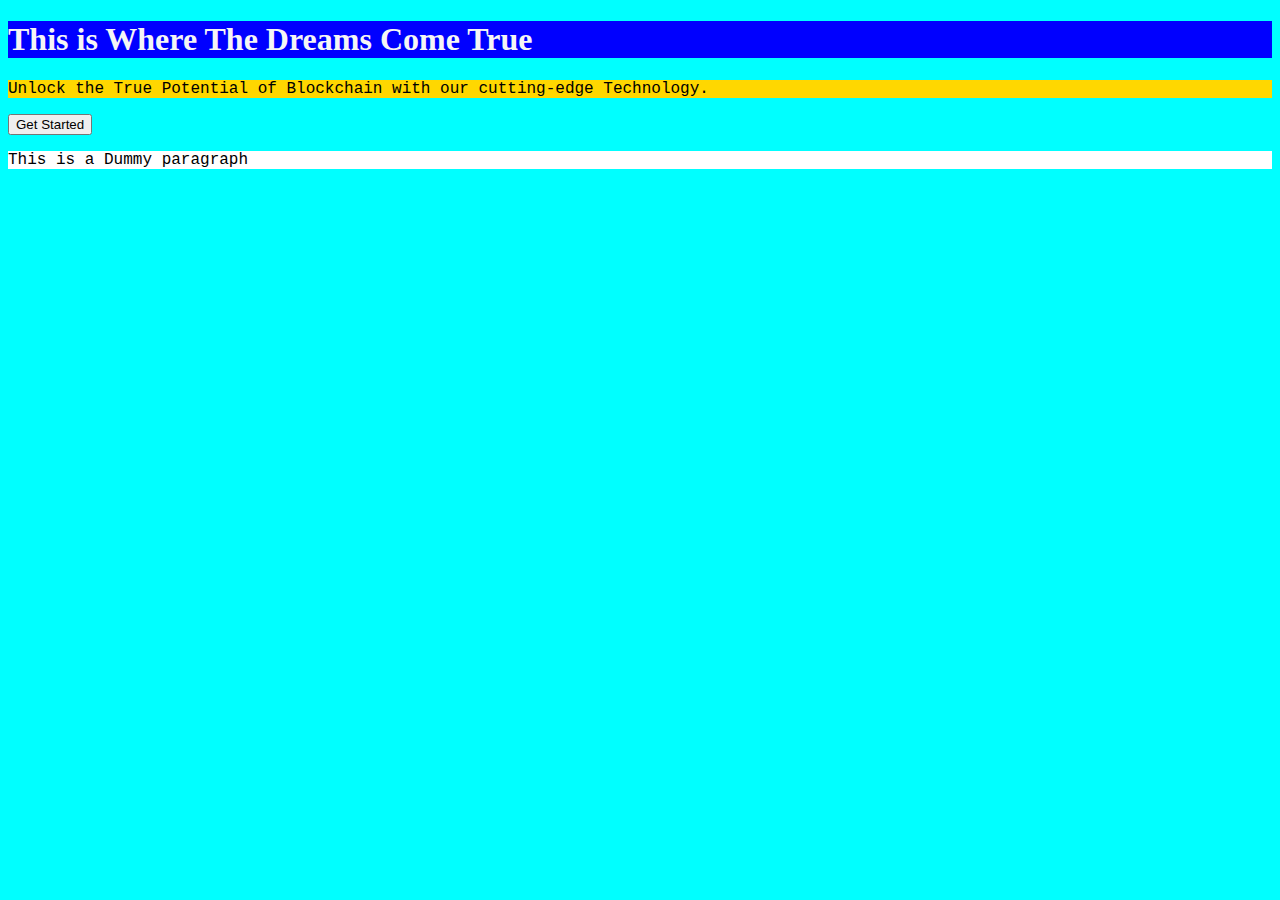
<file: Web_Dev-main/CSS/1. introduction/index.html>
<!DOCTYPE html>
<html lang="en">
<head>
    <meta charset="UTF-8">
    <meta http-equiv="X-UA-Compatible" content="IE=edge">
    <meta name="viewport" content="width=device-width, initial-scale=1.0">
    <title>My Blockchain Website</title>

    

    <style>
        body {
            background-color: red;
        }
        h1 {
            color: whitesmoke;
            background-color: blue;
        }
        p {
            font-family: cursive;
            background-color: gold;
        }
    </style>

    <link rel="stylesheet" href="css/style.css">
    <link rel="shortcut icon" href="images/favicon.ico" type="image/x-icon">

</head>
<body>
    <h1>This is Where The Dreams Come True</h1>
    <p>Unlock the True Potential of Blockchain with our cutting-edge Technology.</p>
    <button>Get Started</button>

    <p style="background-color: white;">This is a Dummy paragraph</p>

</body>
</html>
</file>
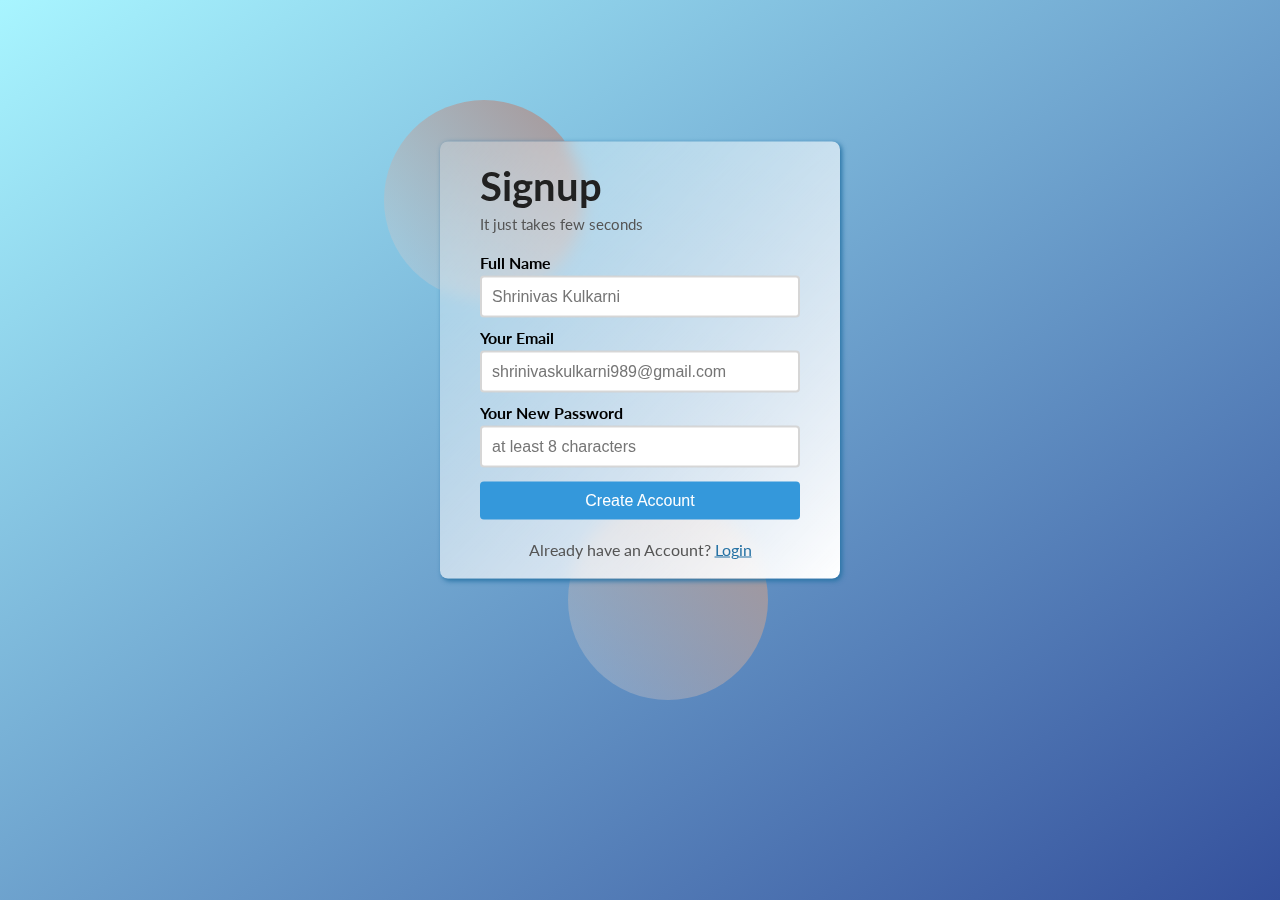
<file: Web_Dev-main/CSS/10. mini project signup/index.html>
<!DOCTYPE html>
<html lang="en">
<head>
    <meta charset="UTF-8">
    <meta http-equiv="X-UA-Compatible" content="IE=edge">
    <meta name="viewport" content="width=device-width, initial-scale=1.0">
    <title>Signup</title>
    <link rel="stylesheet" href="style.css">
</head>
<body>

    <div class="outer-box">
        <div class="inner-box">
            <header class="signup-header">
                <h1>Signup</h1>
                <p>It just takes few seconds</p>
            </header>
            <main class="signup-body">
                <form action="#">
                    <p>
                        <label for="fullname">Full Name</label>
                        <input type="text" id="fullname" placeholder="Shrinivas Kulkarni" required>
                    </p>
                    <p>
                        <label for="email">Your Email</label>
                        <input type="email" id="email" placeholder="shrinivaskulkarni989@gmail.com" required>
                    </p>
                    <p>
                        <label for="password">Your New Password</label>
                        <input type="password" id="password" placeholder="at least 8 characters" required>
                    </p>
                    <p>
                        <input type="submit" id="submit" value="Create Account">
                    </p>
                </form>
            </main>

            <footer class="signup-footer">
                <p>Already have an Account? <a href="#">Login</a> </p>
            </footer>

        </div>
        <div class="circle c1"></div>
        <div class="circle c2"></div>
    </div>
    
</body>
</html>
</file>
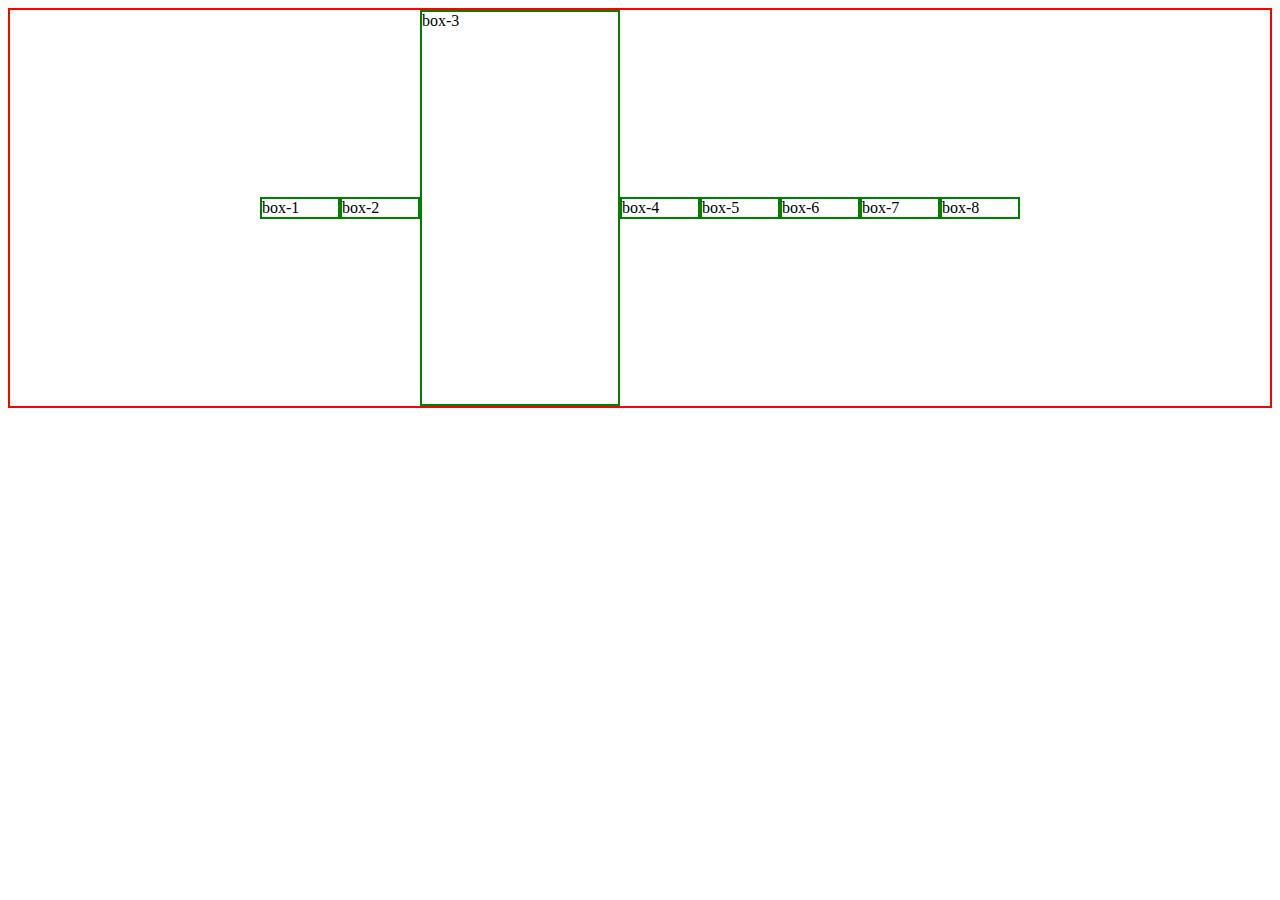
<file: Web_Dev-main/CSS/11. flexbox/index.html>
<!DOCTYPE html>
<html lang="en">
<head>
    <meta charset="UTF-8">
    <meta http-equiv="X-UA-Compatible" content="IE=edge">
    <meta name="viewport" content="width=device-width, initial-scale=1.0">
    <title>Flexbox</title>
    <link rel="stylesheet" href="style.css">
</head>
<body>

    <div class="container">
        <div class="box" id="box-1">box-1</div>
        <div class="box" id="box-2">box-2</div>
        <div class="box" id="box-3">box-3</div>
        <div class="box" id="box-4">box-4</div>
        <div class="box" id="box-5">box-5</div>
        <div class="box" id="box-6">box-6</div>
        <div class="box" id="box-7">box-7</div>
        <div class="box" id="box-8">box-8</div>
    </div>
    
</body>
</html>
</file>
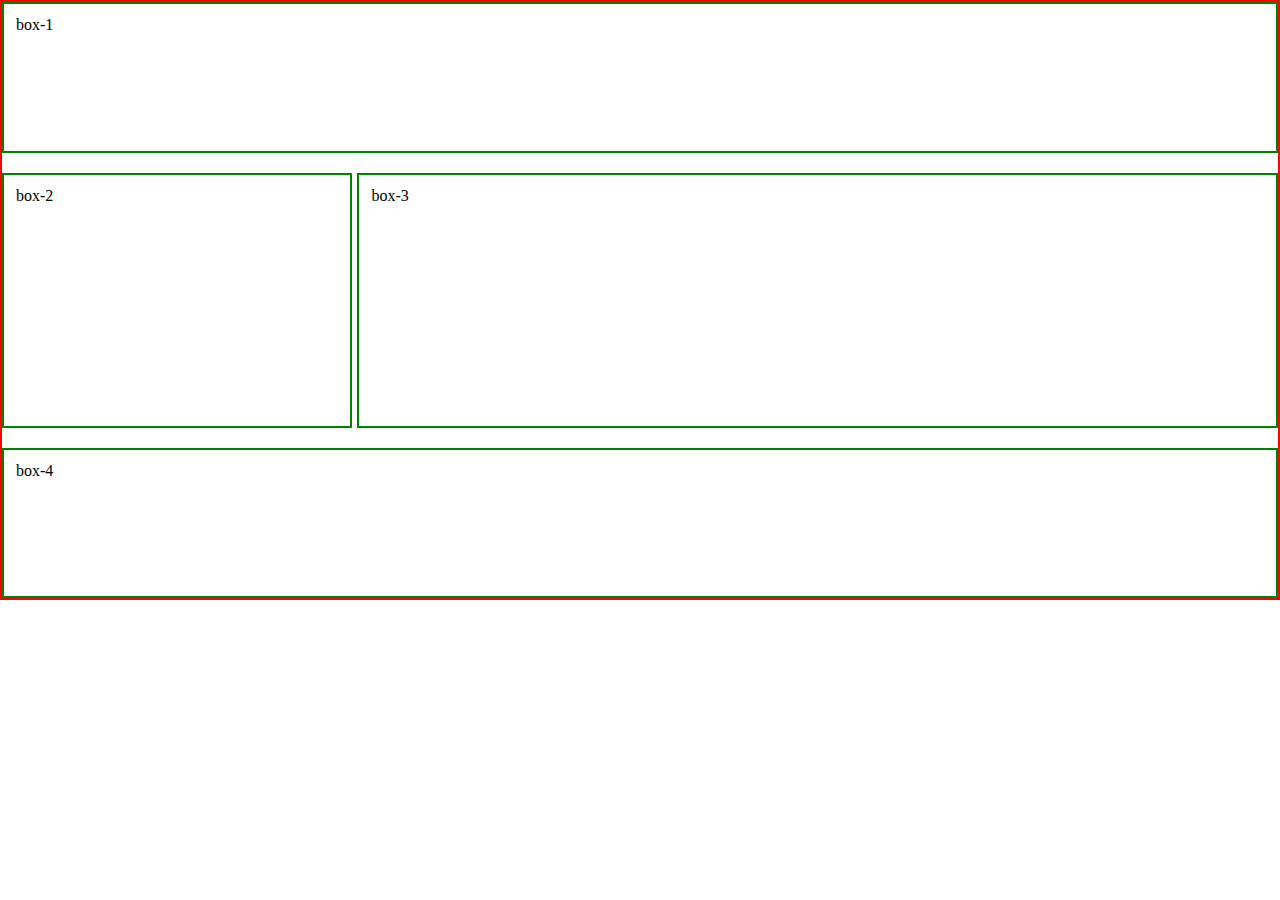
<file: Web_Dev-main/CSS/13. css grid/index.html>
<!DOCTYPE html>
<html lang="en">
<head>
    <meta charset="UTF-8">
    <meta http-equiv="X-UA-Compatible" content="IE=edge">
    <meta name="viewport" content="width=device-width, initial-scale=1.0">
    <title>CSS Grid</title>
    <link rel="stylesheet" href="style.css">
</head>
<body>
    
    <div class="container">
        <div class="box" id="box-1">box-1</div>
        <div class="box" id="box-2">box-2</div>
        <div class="box" id="box-3">box-3</div>
        <div class="box" id="box-4">box-4</div>
        <!-- <div class="box" id="box-5">box-5</div>
        <div class="box" id="box-6">box-6</div>
        <div class="box" id="box-7">box-7</div>
        <div class="box" id="box-8">box-8</div>
        <div class="box" id="box-9">box-9</div>
        <div class="box" id="box-10">box-10</div> -->
    </div>

</body>
</html>
</file>
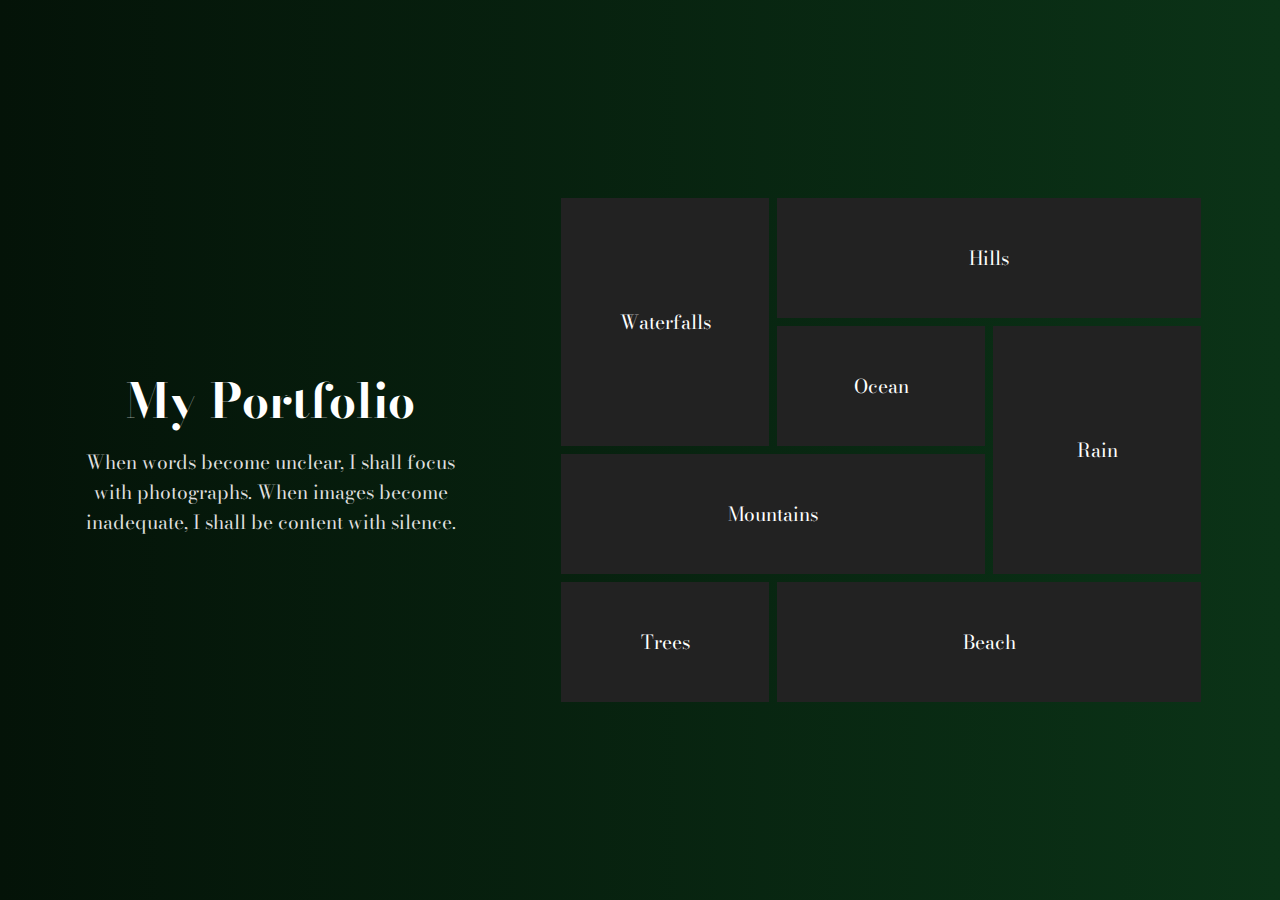
<file: Web_Dev-main/CSS/14. grid portfolio/index.html>
<!DOCTYPE html>
<html lang="en">
<head>
    <meta charset="UTF-8">
    <meta http-equiv="X-UA-Compatible" content="IE=edge">
    <meta name="viewport" content="width=device-width, initial-scale=1.0">
    <title>Grid Portfolio</title>
    <link rel="stylesheet" href="style.css">
</head>
<body>

    <div class="container">
        <div class="left-text">
            <h2 class="heading">My Portfolio</h2>
            <p class="subheading">When words become unclear, I shall focus with photographs. When images become inadequate, I shall be content with silence.</p>
        </div>
        <div class="gallery">
            <div class="box row-2" id="box-1" style="background-image: url(https://images.unsplash.com/photo-1433086966358-54859d0ed716?ixlib=rb-4.0.3&ixid=MnwxMjA3fDB8MHxwaG90by1wYWdlfHx8fGVufDB8fHx8&auto=format&fit=crop&w=774&q=80);">Waterfalls</div>
            <div class="box col-2" style="background-image: url(https://images.unsplash.com/photo-1470071459604-3b5ec3a7fe05?ixlib=rb-4.0.3&ixid=MnwxMjA3fDB8MHxwaG90by1wYWdlfHx8fGVufDB8fHx8&auto=format&fit=crop&w=1574&q=80);">Hills</div>
            <div class="box" style="background-image: url(https://images.unsplash.com/photo-1497449493050-aad1e7cad165?ixlib=rb-4.0.3&ixid=MnwxMjA3fDB8MHxwaG90by1wYWdlfHx8fGVufDB8fHx8&auto=format&fit=crop&w=1065&q=80);">Ocean</div>
            <div class="box row-2" style="background-image: url(https://images.unsplash.com/photo-1518173946687-a4c8892bbd9f?ixlib=rb-4.0.3&ixid=MnwxMjA3fDB8MHxwaG90by1wYWdlfHx8fGVufDB8fHx8&auto=format&fit=crop&w=774&q=80);">Rain</div>
            <div class="box col-2" style="background-image: url(https://images.unsplash.com/photo-1426604966848-d7adac402bff?ixlib=rb-4.0.3&ixid=MnwxMjA3fDB8MHxwaG90by1wYWdlfHx8fGVufDB8fHx8&auto=format&fit=crop&w=2070&q=80);">Mountains</div>
            <div class="box" style="background-image: url(https://images.unsplash.com/photo-1446329813274-7c9036bd9a1f?ixlib=rb-4.0.3&ixid=MnwxMjA3fDB8MHxwaG90by1wYWdlfHx8fGVufDB8fHx8&auto=format&fit=crop&w=1770&q=80);">Trees</div>
            <div class="box col-2" style="background-image: url(https://images.unsplash.com/photo-1507525428034-b723cf961d3e?ixlib=rb-4.0.3&ixid=MnwxMjA3fDB8MHxwaG90by1wYWdlfHx8fGVufDB8fHx8&auto=format&fit=crop&w=2073&q=80);">Beach</div>
        </div>
    </div>
    
</body>
</html>
</file>
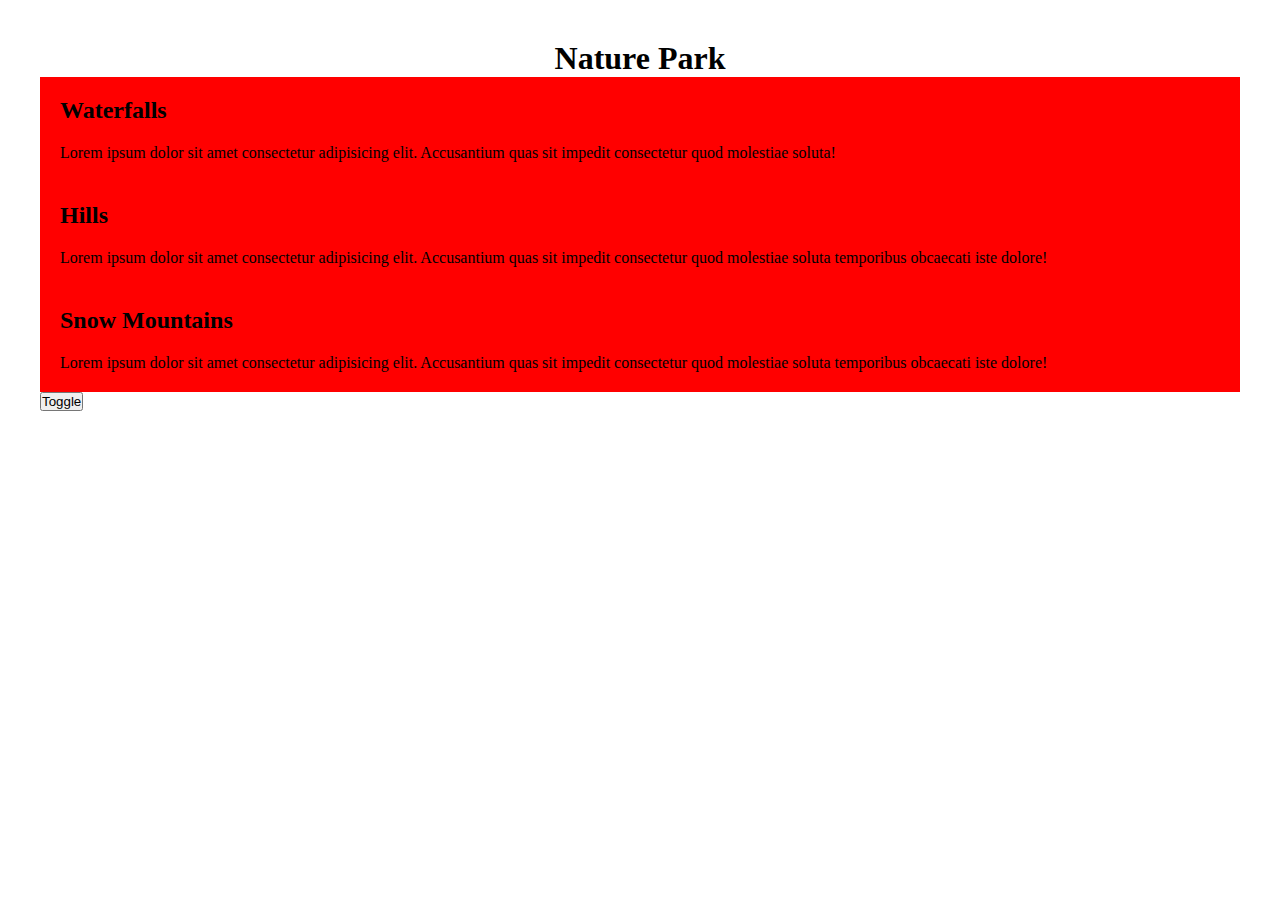
<file: Web_Dev-main/CSS/16. css variables/index.html>
<!DOCTYPE html>
<html lang="en">
<head>
    <meta charset="UTF-8">
    <meta http-equiv="X-UA-Compatible" content="IE=edge">
    <meta name="viewport" content="width=device-width, initial-scale=1.0">
    <title>Variables in CSS</title>
    <link rel="stylesheet" href="style.css">
</head>
<body>

    <div class="container">
        <h1>Nature Park</h1>
        <div class="box">
            <h2>Waterfalls</h2>
            <p>Lorem ipsum dolor sit amet consectetur adipisicing elit. Accusantium quas sit impedit consectetur quod molestiae soluta!</p>
        </div>
        <div class="box">
            <h2>Hills</h2>
            <p>Lorem ipsum dolor sit amet consectetur adipisicing elit. Accusantium quas sit impedit consectetur quod molestiae soluta temporibus obcaecati iste dolore!</p>
        </div>
        <div class="box">
            <h2>Snow Mountains</h2>
            <p>Lorem ipsum dolor sit amet consectetur adipisicing elit. Accusantium quas sit impedit consectetur quod molestiae soluta temporibus obcaecati iste dolore!</p>
        </div>

        <button id="toggle">Toggle</button>
    </div>

    <script>
        const toggleBtn = document.getElementById('toggle');
        toggleBtn.onclick = () => {
            document.body.classList.toggle('dark');
        }
    </script>

</body>
</html>
</file>
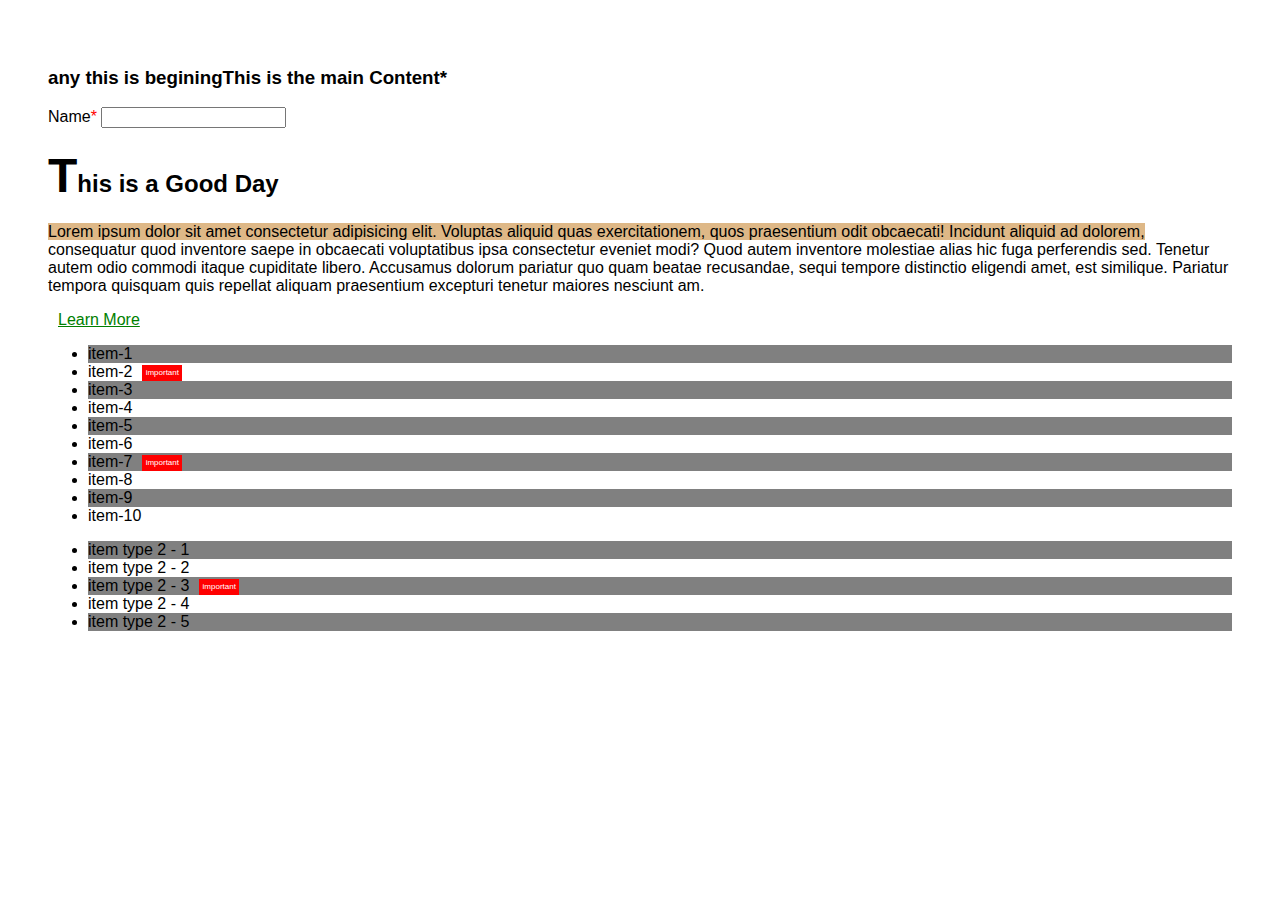
<file: Web_Dev-main/CSS/17. pseudo elements and pseudo classes/index.html>
<!DOCTYPE html>
<html lang="en">
<head>
    <meta charset="UTF-8">
    <meta http-equiv="X-UA-Compatible" content="IE=edge">
    <meta name="viewport" content="width=device-width, initial-scale=1.0">
    <title>Document</title>
    <link rel="stylesheet" href="style.css">
</head>
<body>
    
    <main>

        <h3>This is the main Content</h3>

        <form action="">
            <label class="required" for="name">Name</label>
            <input type="text">
        </form>

        <h2>This is a Good Day</h2>
        <p>Lorem ipsum dolor sit amet consectetur adipisicing elit. Voluptas aliquid quas exercitationem, quos praesentium odit obcaecati! Incidunt aliquid ad dolorem, consequatur quod inventore saepe in obcaecati voluptatibus ipsa consectetur eveniet modi? Quod autem inventore molestiae alias hic fuga perferendis sed. Tenetur autem odio commodi itaque cupiditate libero. Accusamus dolorum pariatur quo quam beatae recusandae, sequi tempore distinctio eligendi amet, est similique. Pariatur tempora quisquam quis repellat aliquam praesentium excepturi tenetur maiores nesciunt am.</p>
        <a class="primary-btn" href="#">Learn More</a>

        <ul>
            <li>item-1</li>
            <li class="important">item-2</li>
            <li>item-3</li>
            <li>item-4</li>
            <li>item-5</li>
            <li>item-6</li>
            <li class="important">item-7</li>
            <li>item-8</li>
            <li>item-9</li>
            <li>item-10</li>
        </ul>

        <ul>
            <li>item type 2 - 1</li>
            <li>item type 2 - 2</li>
            <li class="important">item type 2 - 3</li>
            <li>item type 2 - 4</li>
            <li>item type 2 - 5</li>
        </ul>

    </main>

</body>
</html>
</file>
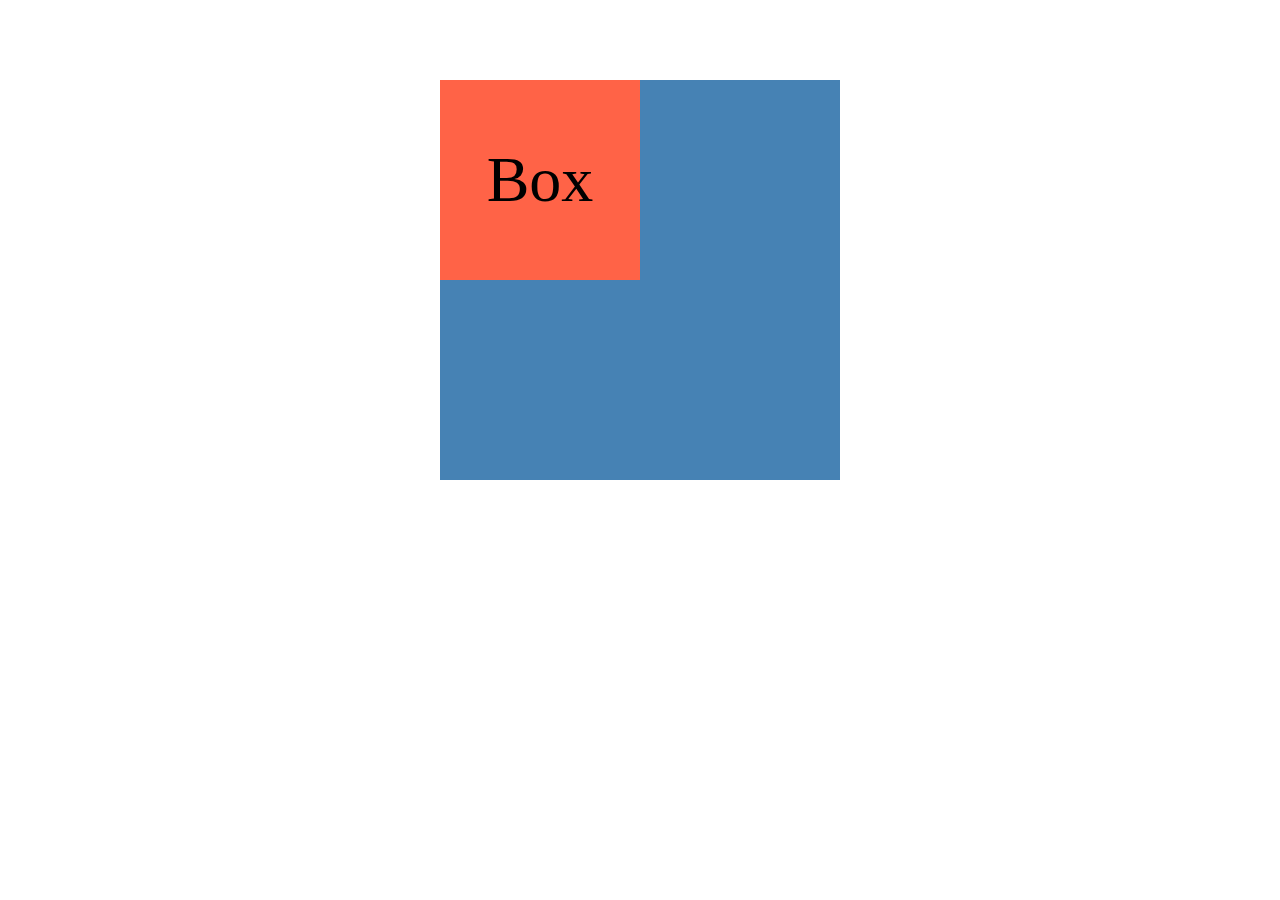
<file: Web_Dev-main/CSS/18. css transform/index.html>
<!DOCTYPE html>
<html lang="en">
<head>
    <meta charset="UTF-8">
    <meta http-equiv="X-UA-Compatible" content="IE=edge">
    <meta name="viewport" content="width=device-width, initial-scale=1.0">
    <title>CSS Transform</title>
    <link rel="stylesheet" href="style.css">
</head>
<body>
    
    <div class="container">
        <div class="box">Box</div>
    </div>

</body>
</html>
</file>
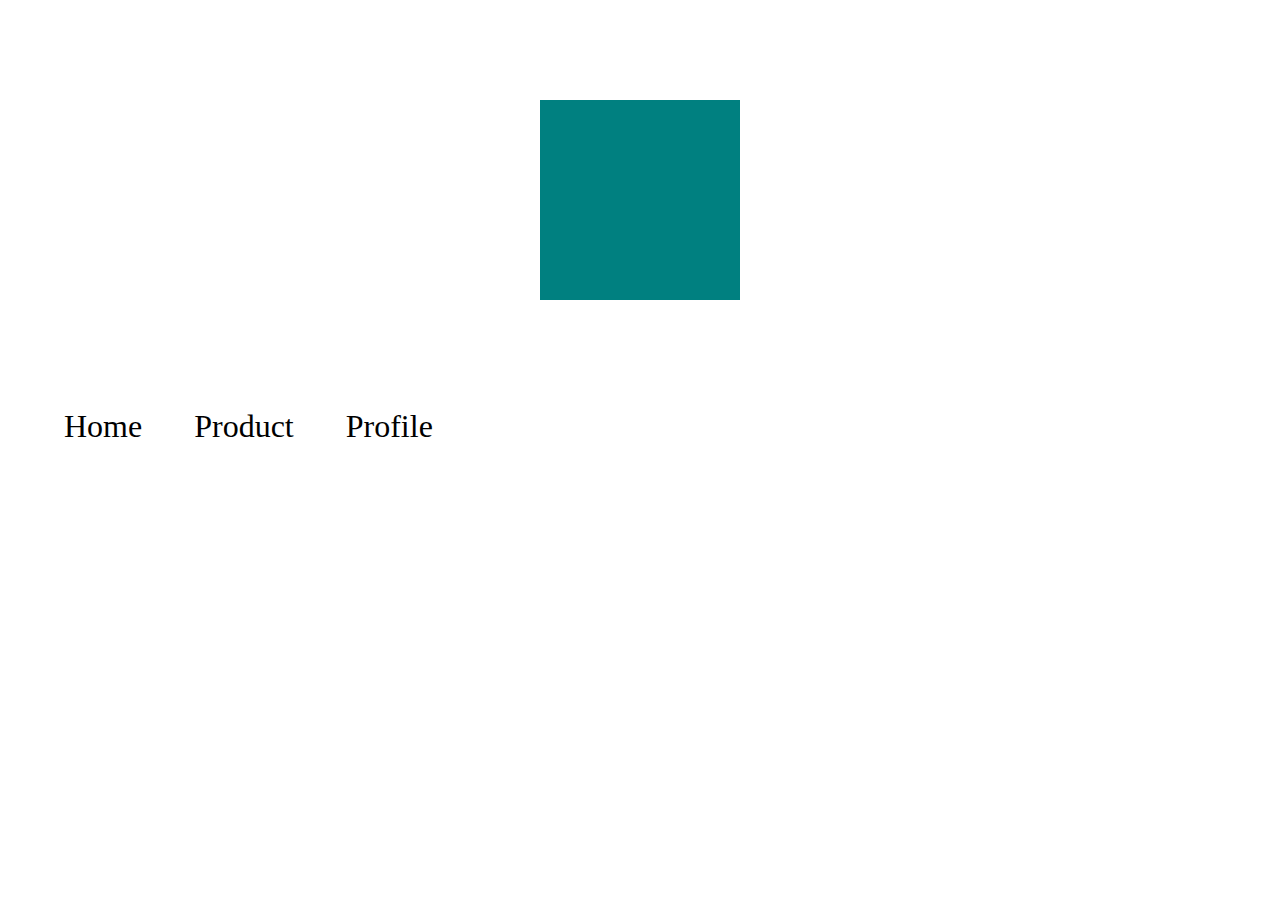
<file: Web_Dev-main/CSS/19. css transition/index.html>
<!DOCTYPE html>
<html lang="en">
<head>
    <meta charset="UTF-8">
    <meta http-equiv="X-UA-Compatible" content="IE=edge">
    <meta name="viewport" content="width=device-width, initial-scale=1.0">
    <title>CSS Transitions</title>
    <link rel="stylesheet" href="style.css">
</head>
<body>

    <div class="box"></div>

    <ul class="list">
        <li class="item">Home</li>
        <li class="item">Product</li>
        <li class="item">Profile</li>
    </ul>
    
</body>
</html>
</file>
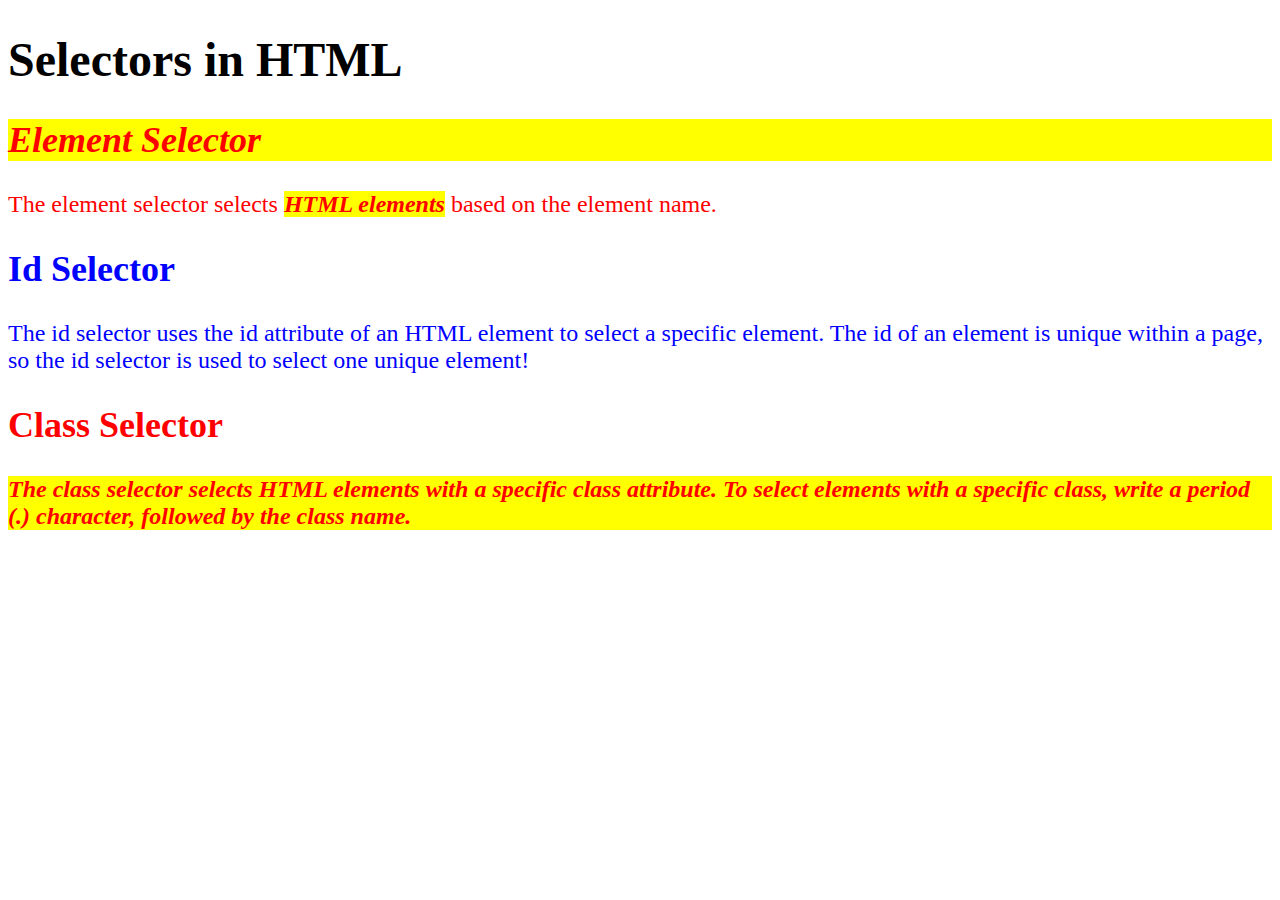
<file: Web_Dev-main/CSS/2. selectors/index.html>
<!DOCTYPE html>
<html lang="en">
<head>
    <meta charset="UTF-8">
    <meta http-equiv="X-UA-Compatible" content="IE=edge">
    <meta name="viewport" content="width=device-width, initial-scale=1.0">
    <title>Selectors in HTML</title>

    <link rel="stylesheet" href="style.css">

</head>
<body>

    <header>
        <h1>Selectors in HTML</h1>
    </header>
    <main>
        <article id="first">
            <h2 class="highlight">Element Selector</h2>
            <p>The element selector selects <span class="highlight">HTML elements</span> based on the element name.</p>
        </article>
        <article id="second" class="purple">
            <h2>Id Selector</h2>
            <p>The id selector uses the id attribute of an HTML element to select a specific element. The id of an element is unique within a page, so the id selector is used to select one unique element!</p>
        </article>
        <article id="third" class="purple">
            <h2>Class Selector</h2>
            <p class="highlight">The class selector selects HTML elements with a specific class attribute. To select elements with a specific class, write a period (.) character, followed by the class name.</p>
        </article>
    </main>
    
</body>
</html>
</file>
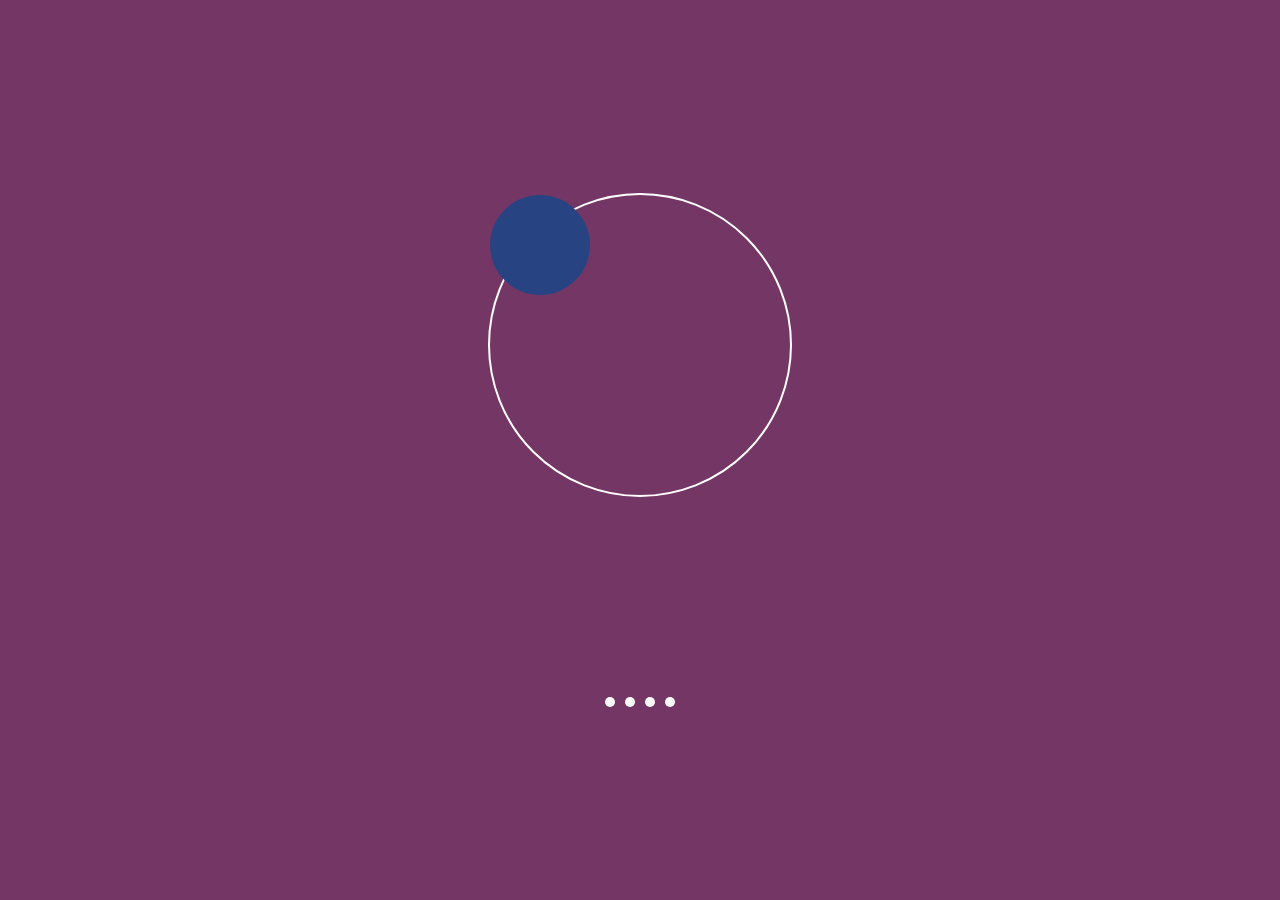
<file: Web_Dev-main/CSS/20. css animations/index.html>
<!DOCTYPE html>
<html lang="en">
<head>
    <meta charset="UTF-8">
    <meta http-equiv="X-UA-Compatible" content="IE=edge">
    <meta name="viewport" content="width=device-width, initial-scale=1.0">
    <title>CSS Animations</title>
    <link rel="stylesheet" href="style.css">
</head>
<body>
    
    <div class="container">
        <div class="box"></div>
    </div>

    <div class="loader">
        <div class="dot"></div>
        <div class="dot"></div>
        <div class="dot"></div>
        <div class="dot"></div>
    </div>

</body>
</html>
</file>
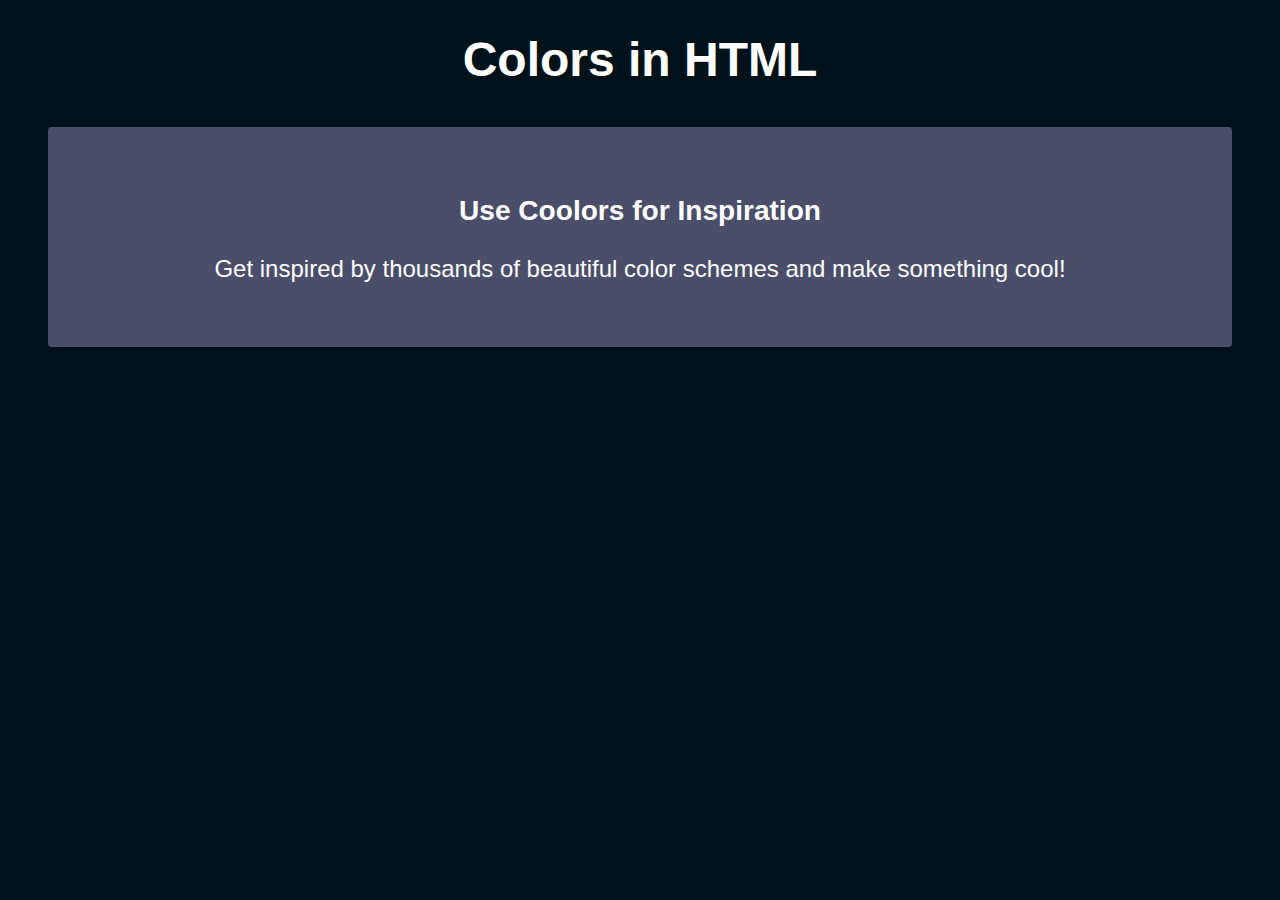
<file: Web_Dev-main/CSS/3. colors/index.html>
<!DOCTYPE html>
<html lang="en">
<head>
    <meta charset="UTF-8">
    <meta http-equiv="X-UA-Compatible" content="IE=edge">
    <meta name="viewport" content="width=device-width, initial-scale=1.0">
    <title>Colors in CSS</title>

    <link rel="stylesheet" href="style.css">
</head>
<body>
    
    <header>
        <h1>Colors in HTML</h1>
    </header>
    <main>
        <article>
            <h3>Use Coolors for Inspiration</h2>
            <p>Get inspired by thousands of beautiful color schemes and make something cool!</p>
        </article>
    </main>

</body>
</html>
</file>
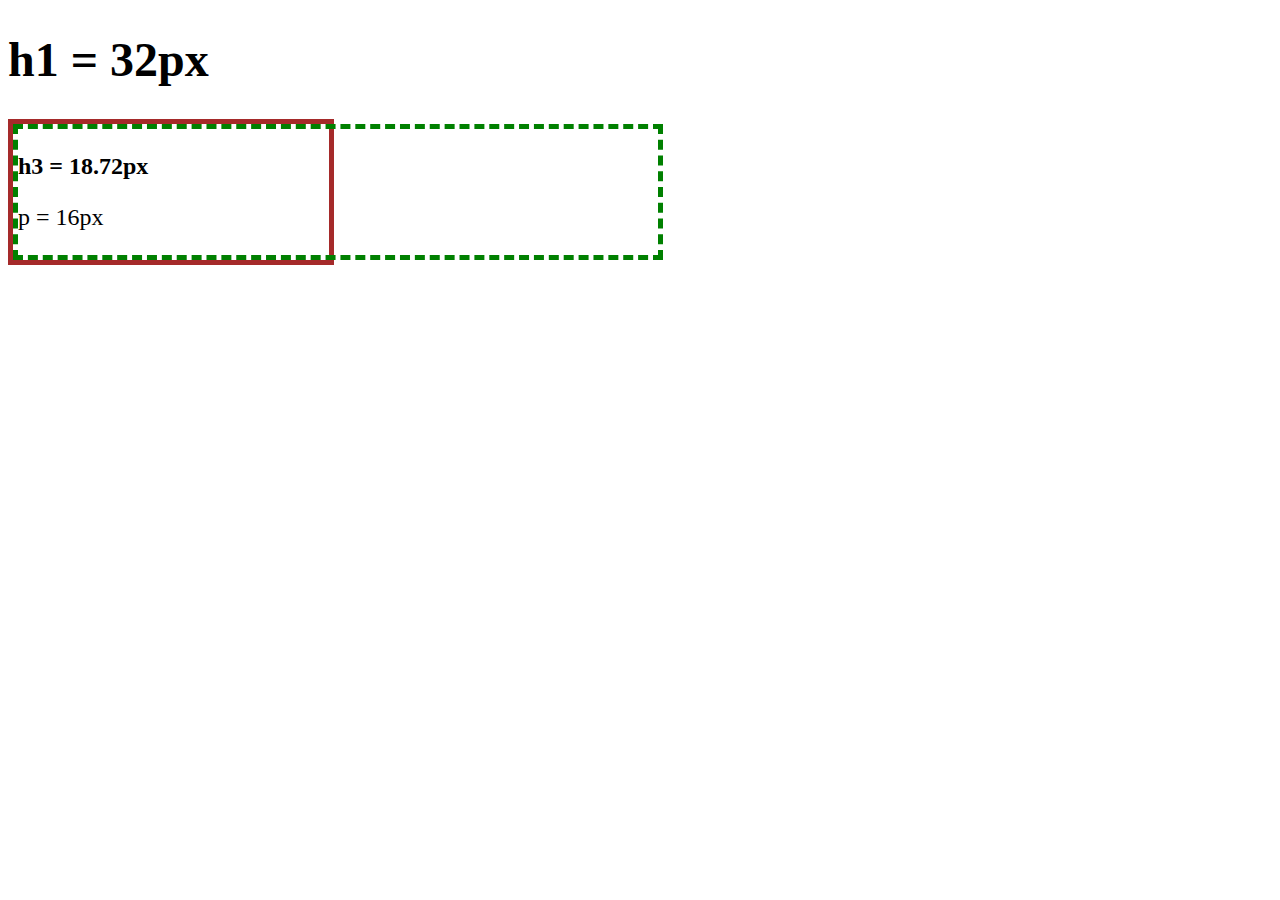
<file: Web_Dev-main/CSS/4. units/index.html>
<!DOCTYPE html>
<html lang="en">
<head>
    <meta charset="UTF-8">
    <meta http-equiv="X-UA-Compatible" content="IE=edge">
    <meta name="viewport" content="width=device-width, initial-scale=1.0">
    <title>Units in CSS</title>

    <link rel="stylesheet" href="style.css">
</head>
<body>

    <header>
        <h1>h1 = 32px</h1>
    </header>
    <main>
        <section>
            <h3>h3 = 18.72px</h2>
            <p>p = 16px</p>
        </section>
    </main>

</body>
</html>
</file>
<file: Web_Dev-main/CSS/1. introduction/css/style.css>
body {
    background-color: aqua;
}

p {
    font-family: 'Courier New';
}
</file>
<file: Web_Dev-main/CSS/10. mini project signup/style.css>
@import url('https://fonts.googleapis.com/css2?family=Lato:wght@400;700&family=Silkscreen&display=swap');

* {
    margin: 0;
    padding: 0;
    box-sizing: border-box;
}

body {
    font-family: 'Lato', sans-serif;
}

.outer-box {
    width: 100vw;
    height: 100vh;
    background: linear-gradient(to top left, #34509c, #a8f5ff);
}

.inner-box {
    width: 400px;
    margin: 0 auto;
    position: relative;
    top: 40%;
    transform: translateY(-50%);
    padding: 20px 40px;
    /* background-color: #ffffff09; */
    background: linear-gradient(to top left, #ffffffff, #ffffff33);
    backdrop-filter: blur(8px);
    border-radius: 8px;
    box-shadow: 2px 2px 5px #2773a5;
    /* border: 2px solid black; */
    z-index: 2;
}

.signup-header h1 {
    font-size: 2.5rem;
    color: #212121;
}

.signup-header p {
    font-size: 0.95rem;
    color: #555;
    margin-top: 5px;
}

.signup-body {
    margin: 20px 0;
}

.signup-body p {
    margin: 10px 0;
}

.signup-body p label {
    display: block;
    font-weight: bold;
}

.signup-body p input {
    width: 100%;
    padding: 10px;
    border: 2px solid #cccc;
    border-radius: 4px;
    font-size: 1rem;
    margin-top: 4px;
}

.signup-body p input[type="submit"] {
    background-color: #3498db;
    border: none;
    color: white;
    cursor: pointer;
}

.signup-body p input[type="submit"]:hover {
    background-color: #2773a5;
}

.signup-footer p {
    color: #555;
    text-align: center;
}

.signup-footer p a {
    color: #2773a5;
}

.circle {
    width: 200px;
    height: 200px;
    border-radius: 100px;
    background: linear-gradient(to top right, #ffffff33, rgb(168, 149, 149));
    position: absolute;
}

.c1 {
    top: 100px;
    left: 30%;
}

.c2 {
    bottom: 200px;
    right: 40%;
}
</file>
<file: Web_Dev-main/CSS/11. flexbox/style.css>
* {
    box-sizing: border-box;
}

.container {
    height: 400px;
    border: 2px solid red;
    display: flex;
    /* flex-direction: column-reverse; */
    /* flex-wrap: wrap-reverse; */
    /* gap: 10px; */
    /* row-gap: 10px;
    column-gap: 20px; */
    flex-flow: row;
    /* justify-content: space-around; */
    /* justify-content: flex-end; */
    justify-content: center;
    /* align-items: center; */
    align-items: center;
    align-content: space-evenly;
}

.box {
    border: 2px solid green;
    width: 80px;
}

#box-1 {
    /* order: 1;
    flex-grow: 1;
    flex-shrink: 2; */
    /* flex-basis: 200px; */
}

#box-3 {
    flex: 0 2 200px;
    align-self: stretch;
}

#box-4 {
    /* flex-shrink: 3; */
}
</file>
<file: Web_Dev-main/CSS/13. css grid/style.css>
* {
    margin: 0;
    padding: 0;
    box-sizing: border-box;
}

.container {
    height: 600px;
    border: 2px solid red;
    display: grid;
    row-gap: 20px;
    column-gap: 5px;
    /* grid-template-columns: 200px 200px 200px; */
    /* grid-template-rows: 200px 80px; */
    /* grid-auto-rows: 150px; */
    /* justify-content: center; */
    /* align-content: center; */
    /* align-items: start; */
    grid-template-areas: "hdr hdr hdr hdr"
                         "sbr main main main"
                         "sbr main main main"
                         "ftr ftr ftr ftr";
}

.box {
    border: 2px solid green;
    padding: 12px;
}

#box-1 {
    grid-area: hdr;
}

#box-2 {
    grid-area: sbr;
}

#box-3 {
    grid-area: main;
}

#box-4 {
    grid-area: ftr;
}



#box-5 {
    background-color: bisque;
    /* justify-self: center;
    align-self: center; */
    /* grid-column-start: 1;
    grid-column-end: 4; */
    /* grid-column: 1 / -1;
    grid-row: 1 / 3;
    grid-area: 2 / 2/ 3/ 4; */
}
</file>
<file: Web_Dev-main/CSS/14. grid portfolio/style.css>
@import url('https://fonts.googleapis.com/css2?family=Bodoni+Moda:opsz,wght@6..96,400;6..96,900&display=swap');

* {
    margin: 0;
    padding: 0;
    box-sizing: border-box;
}

body {
    font-family: 'Bodoni Moda', serif;
    font-size: 1.2rem;
}

.container {
    min-height: 100vh;
    display: flex;
    justify-content: space-evenly;
    align-items: center;
    gap: 20px;
    background: linear-gradient(to right, #041308, #0b3317);
}

.left-text {
    flex-basis: 30%;
}

.heading {
    font-size: 3rem;
    color: white;
    text-align: center;
}

.subheading {
    color: #ddd;
    margin-top: 10px;
    text-align: center;
}

.gallery {
    flex-basis: 50%;
    display: grid;
    gap: 8px;
    grid-template-columns: repeat(3, 1fr);
    grid-auto-rows: 120px;
}

.box {
    background-size: cover;
    background-position: top;
    color: white;
    display: flex;
    justify-content: center;
    align-items: center;
    background-color: #222;
    background-blend-mode: hard-light;
    transition: all 1s ease-in-out;
    cursor: pointer;
}

.box:hover {
    background-color: #999;
    background-position: center;
    box-shadow: 0 0 4px #fff;
}

.row-2 {
    grid-row: span 2;
}

.col-2 {
    grid-column: span 2;
}

/* media query for width <= 1024px */

@media screen and ( max-width: 1024px){
    .container{
        flex-direction: column;
        padding: 20px;
    }
    .gallery{
        width: 100%;
        padding-inline: 12px;
        grid-auto-rows: 220px;
    }

    .box{
        grid-row: span 1;
        grid-column: span 3;
    }
    
}
</file>
<file: Web_Dev-main/CSS/16. css variables/style.css>
*{
    margin: 0;
    padding: 0;
    box-sizing: border-box;
}

.container {
    padding: 40px;
}
h1{
    text-align: center;
}

.box{
    --my-var: red; 
    padding: 20px;
    background-color: var(--my-var)
    
}

.box h2 {
    margin-bottom: 20px;
}
</file>
<file: Web_Dev-main/CSS/17. pseudo elements and pseudo classes/style.css>
body {
    font-family: Verdana, Geneva, Tahoma, sans-serif;
    padding: 40px;
}

.primary-btn:link {
    color: green;
    padding: 10px;
}

.primary-btn:visited {
    color: orange;
}

.primary-btn:hover {
    color: red;
    background-color: black;
}

.primary-btn:active {
    color: black;
    background-color: white;
    border: 4px solid green;
}

/* ul li:first-child {
    background-color: violet;
}

ul li:last-child {
    background-color: red;
} */

/* nth child */
/* an+b */

ul li:nth-child(2n + 1) {
    background-color: gray
}

h2::first-letter {
    font-size: 3rem;
}

p::first-line {
    background-color: burlywood;
}

::selection {
    color: greenyellow;
    background-color: black;
}

/* before and after */

h3::before {
    content: 'any this is begining';
}

h3::after {
    content: '*';
}

.required::after {
    content: '*';
    color: red;
}

.important::after {
    content: 'important';
    background-color: red;
    color: white;
    padding: 0.2rem;
    font-size: 0.5rem;
    margin-left: 10px;
    vertical-align: middle;
}
</file>
<file: Web_Dev-main/CSS/18. css transform/style.css>
.container {
    width: 400px;
    height: 400px;
    background-color: steelblue;
    margin: 80px auto;
}

.box {
    width: 200px;
    height: 200px;
    background-color: tomato;
    font-size: 4rem;
    display: flex;
    justify-content: center;
    align-items: center;
    transition: 0.5s ease;
    transform-origin: 100px 200px;
    animation: circle-in-hesitate 0.5s ease alternate;
}

.box:hover {
    transform: rotate(45deg);
}
</file>
<file: Web_Dev-main/CSS/19. css transition/style.css>
.box {
    margin: 100px auto;
    width: 200px;
    height: 200px;
    background-color: teal;
    transition-duration: 1s;
    transition-property: border-radius, background-color, transform;
    transition-delay: 0.1s;
    transition-timing-function: cubic-bezier(0.74, -0.31, 0.6, 3.22);
}

.box:hover {
    /* background-color: purple; */
    /* border-radius: 50%; */
    transform: scale(1.2);
}

.list {
    display: flex;
    gap: 20px;
    list-style: none;
}

.item {
    font-size: 2rem;
    padding: 8px 16px;
    transition: 0.3s ease-in;
}

.item:hover {
    cursor: pointer;
    background-color: black;
    color: white;
    transform: translateY(-10px);
}
</file>
<file: Web_Dev-main/CSS/2. selectors/style.css>
/* * {
    font-family: fantasy;
} */

body {
    font-size: 24px;
}

/* p:hover {
    font-family: monospace;
} */

/* #first>p {
    color: green;
} */

#first, #second, #third{
    color: red;
}

#second {
    color: blue;
}

.purple {
    color: purple;
    /* font-family: monospace; */
}

.highlight {
    background-color: yellow;
    font-weight: bolder;
    font-style: italic;
}
</file>
<file: Web_Dev-main/CSS/20. css animations/style.css>
body {
    margin: 0;
    background-color: rgb(116, 55, 101);
    height: 100vh;
    display: flex;
    align-items: center;
    justify-content: center;
    flex-direction: column;
    gap: 200px;
}

.container {
    width: 300px;
    height: 300px;
    border: 2px solid white;
    animation: orbit 4s linear infinite;
    border-radius: 50%;
}

.box {
    width: 100px;
    height: 100px;
    background-color: rgb(39, 67, 129);
    /* animation-name: orbit; */
    animation-duration: 1s;
    /* animation-delay: 2s; */
    animation-iteration-count: infinite;
    animation-direction: normal;
    animation-timing-function: linear;
    /* animation-fill-mode: both; */
    border-radius: 50%;
}


.loader {
    display: flex;
    align-items: center;
    justify-content: center;
    gap: 10px;
}

.dot {
    width: 10px;
    height: 10px;
    border-radius: 50%;
    background-color: white;
    animation: up-down 0.8s ease infinite alternate both;
}

.dot:nth-child(2) {
    animation-delay: 0.1s;
}
.dot:nth-child(3) {
    animation-delay: 0.2s;
}
.dot:nth-child(4) {
    animation-delay: 0.3s;
} 

@keyframes up-down {
    from {
        transform: translateY(-20px);
    }
    to {
        transform: translateY(20px);
    }
}

@keyframes orbit {
    from {
        transform: rotate(0);
    }
    to {
        transform: rotate(360deg);
    }
}

@keyframes slide-in {
    0% {
        transform: translate(-400px);
    }

    100% {
        transform: translate(200px);
    }
}

@keyframes circles {
    0%, 100% {
        transform: translate(0, 0);
    }
    25% {
        transform: translate(200px, 0);
    }
    50% {
        transform: translate(200px, 200px);
    }
    75% {
        transform: translate(0, 200px);
    }
}
</file>
<file: Web_Dev-main/CSS/3. colors/style.css>
body {
    font-size: 24px;
    font-family: Arial, Helvetica, sans-serif;
    text-align: center;
    color: white;
    background-color: #001219;
}

article {
    background-color: #4a4e69;
    padding: 40px;
    margin: 40px;
    border-radius: 4px;
}
</file>
<file: Web_Dev-main/CSS/4. units/style.css>
main {
    border: 5px solid brown;
    /* width: 50%; */
    width: 25%;
    
}

h1 {
    font-size: 3rem;
}

h3 {
    font-size: 1.5rem;
}

p {
    font-size: 1.5rem;
}


section {
    border: 5px dashed green;
    width: 50vw;
}
</file>
